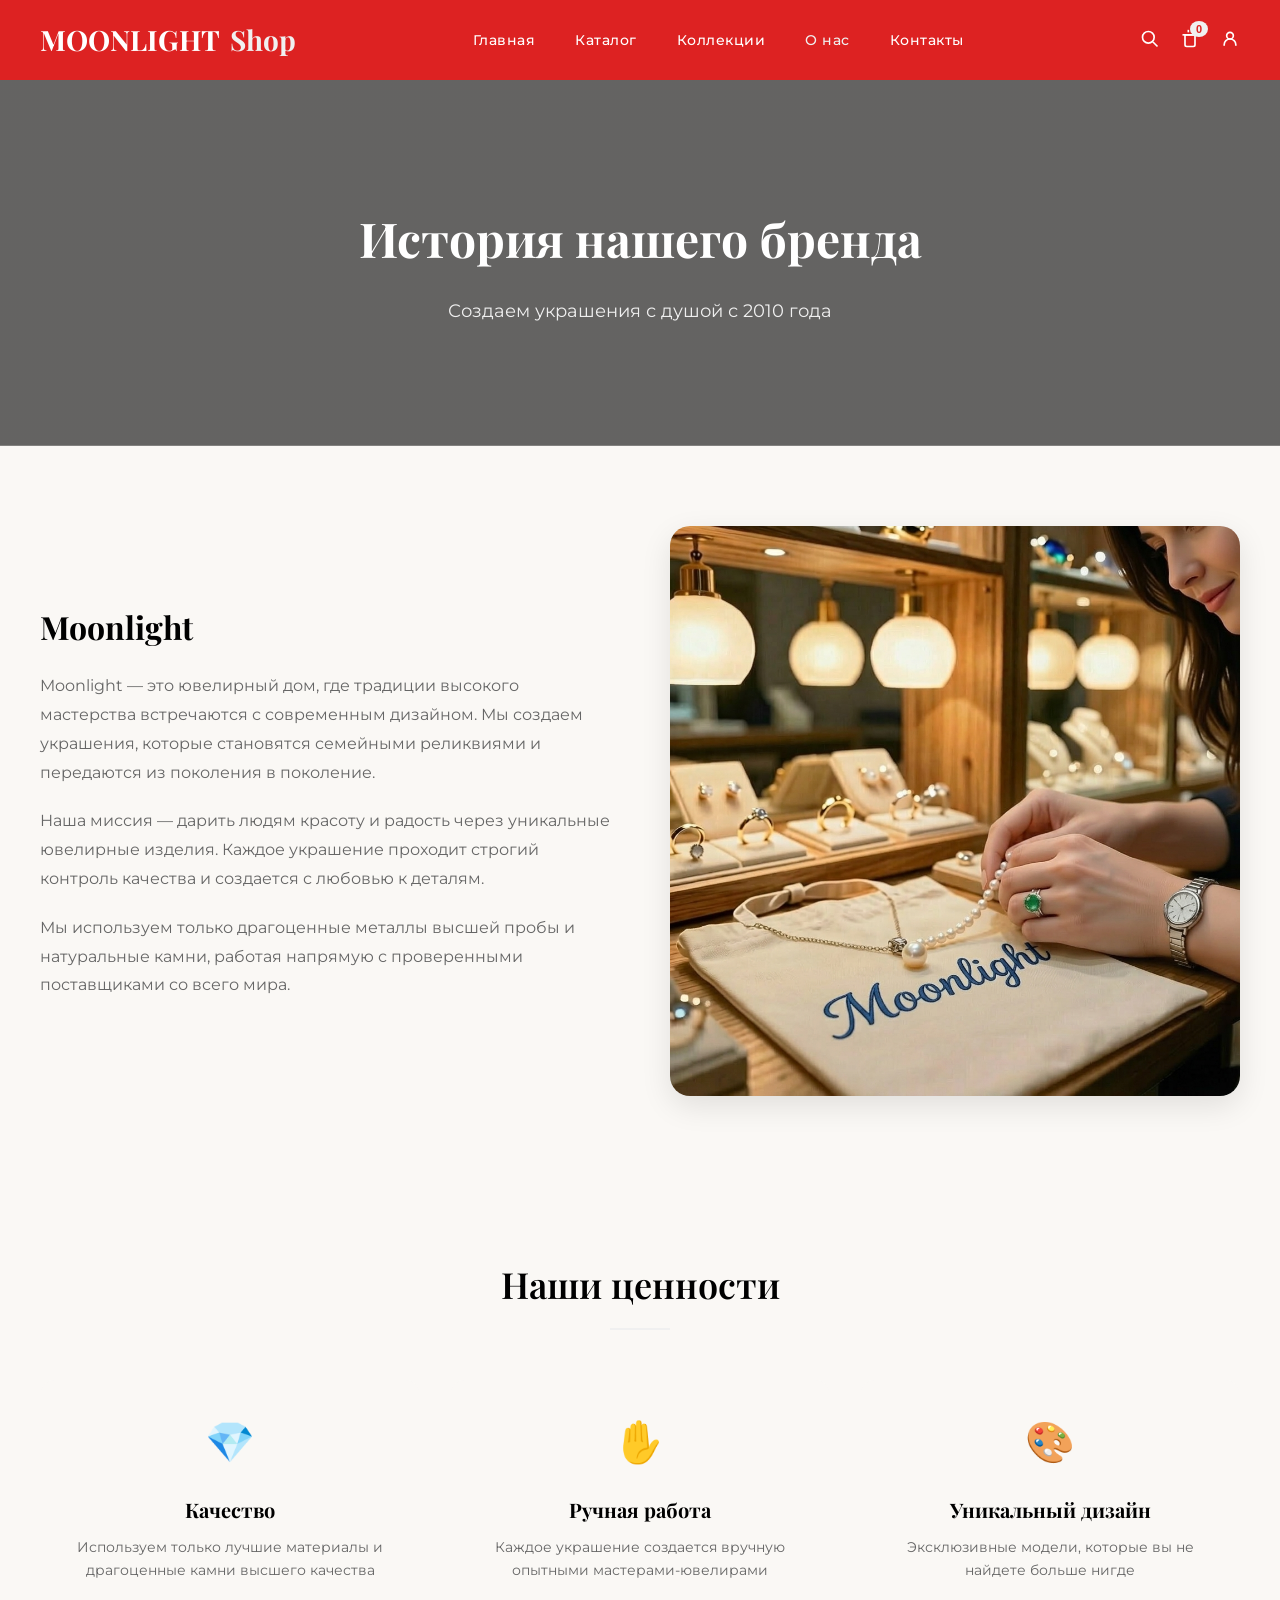
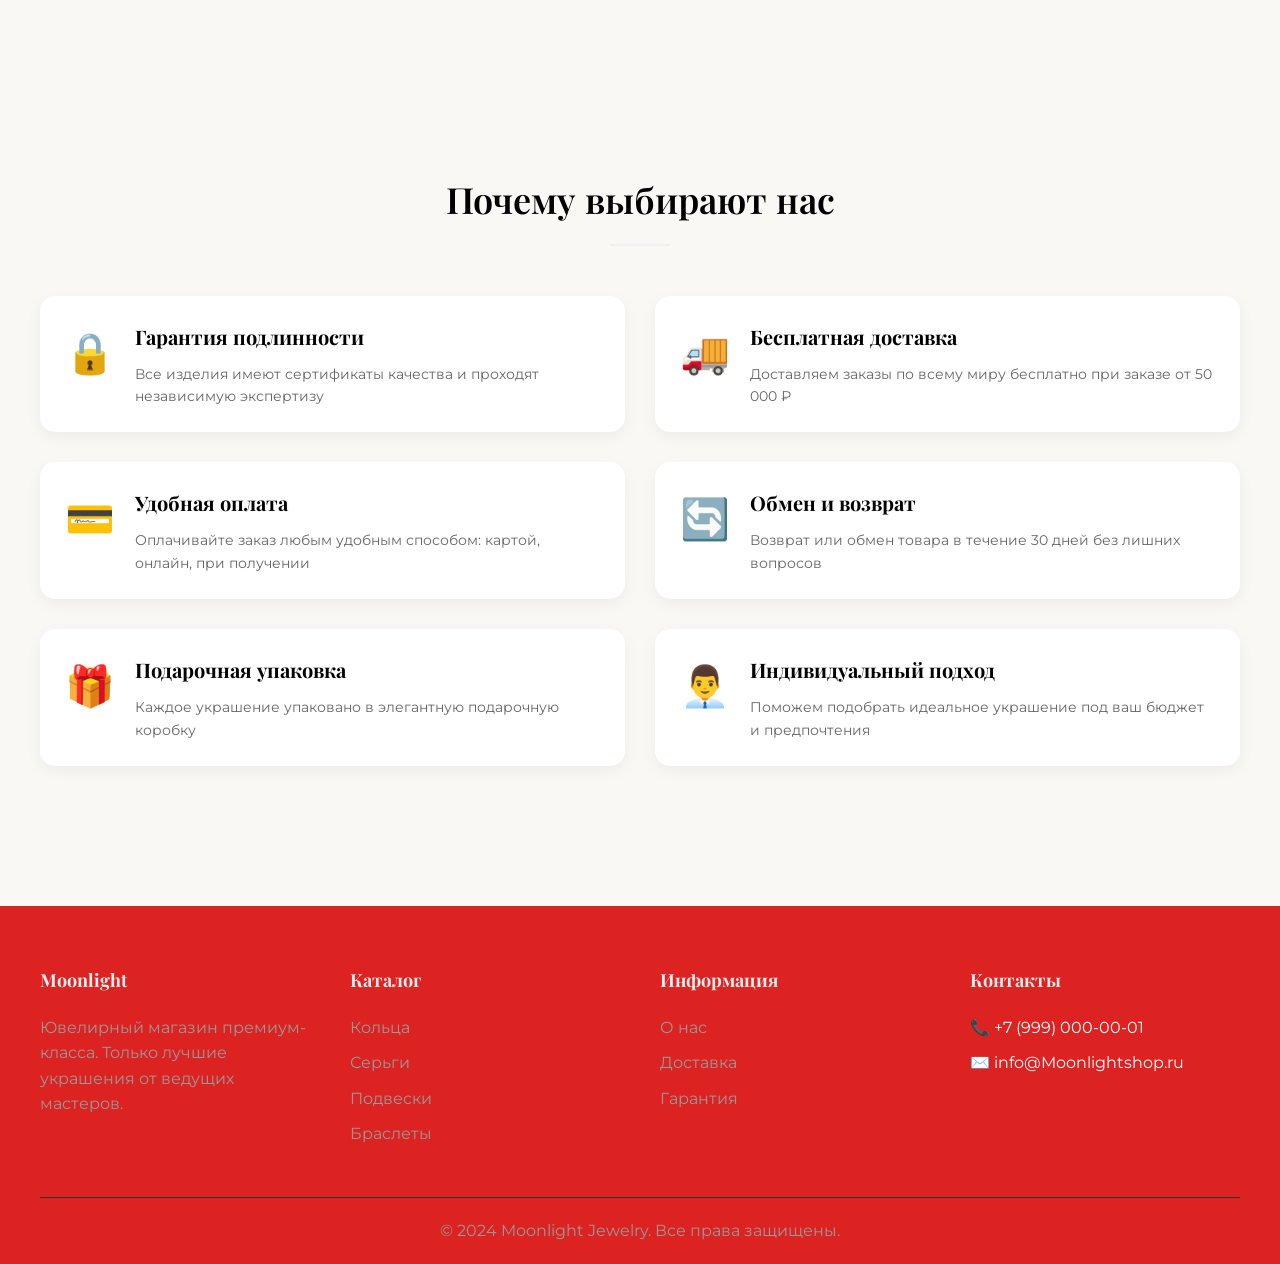
<file: about.html>
<!DOCTYPE html>
<html lang="ru">
<head>
    <meta charset="UTF-8">
    <meta name="viewport" content="width=device-width, initial-scale=1.0">
    <title>О нас - Moonlight Jewelry</title>
    <!-- Подключаем основные стили -->
    <link rel="stylesheet" href="style.css">
    <!-- Подключаем шрифты Google Fonts -->
    <link href="https://fonts.googleapis.com/css2?family=Playfair+Display:wght@400;500;600;700&family=Montserrat:wght@300;400;500;600&display=swap" rel="stylesheet">
    
    <!-- ================================================================
         ЛОКАЛЬНЫЕ СТИЛИ ТОЛЬКО ДЛЯ СТРАНИЦЫ "О НАС"
         ================================================================ -->
    <style>
        /* Герой-блок с фоновым изображением и затемнением */
        .about-hero {
            background: linear-gradient(rgba(0,0,0,0.6), rgba(0,0,0,0.6)), 
                        url('https://images.unsplash.com/photo-1617038260897-41a1f14a8ca0?ixlib=rb-1.2.1&auto=format&fit=crop&w=1950&q=80');
            background-size: cover;
            background-position: center;
            padding: 120px 0;
            text-align: center;
            color: white;
        }
        
        .about-hero__title {
            font-family: 'Playfair Display', serif;
            font-size: 48px;
            margin-bottom: 20px;
        }
        
        .about-hero__subtitle {
            font-size: 18px;
            opacity: 0.9;
        }
        
        /* Основная секция с текстом и картинкой */
        .about-section {
            padding: 80px 0;
        }
        
        /* Сетка: текст слева, картинка справа */
        .about-grid {
            display: grid;
            grid-template-columns: 1fr 1fr;
            gap: 60px;
            align-items: center;
        }
        
        .about-content__title {
            font-family: 'Playfair Display', serif;
            font-size: 32px;
            margin-bottom: 20px;
            color: #000;
        }
        
        .about-content__text {
            color: #666;
            line-height: 1.8;
            margin-bottom: 20px;
        }
        
        /* Блок с изображением */
        .about-image {
            border-radius: 20px;
            overflow: hidden;
            box-shadow: 0 10px 30px rgba(0,0,0,0.1);
        }
        
        .about-image img {
            width: 100%;
            height: auto;
            display: block;
        }
        
        /* Сетка ценностей (3 карточки в ряд) */
        .values-grid {
            display: grid;
            grid-template-columns: repeat(3, 1fr);
            gap: 30px;
            margin-top: 50px;
        }
        
        .value-card {
            text-align: center;
            padding: 30px;
            background: #faf8f5;
            border-radius: 15px;
            transition: transform 0.3s;
        }
        
        .value-card:hover {
            transform: translateY(-5px);
        }
        
        .value-card__icon {
            font-size: 40px;
            margin-bottom: 20px;
        }
        
        .value-card__title {
            font-family: 'Playfair Display', serif;
            font-size: 20px;
            margin-bottom: 10px;
        }
        
        .value-card__text {
            color: #666;
            font-size: 14px;
            line-height: 1.6;
        }
        
        /* Сетка преимуществ (2 карточки в ряд) */
        .advantages-grid {
            display: grid;
            grid-template-columns: repeat(2, 1fr);
            gap: 30px;
            margin-top: 50px;
        }
        
        .advantage-card {
            display: flex;
            gap: 20px;
            padding: 25px;
            background: white;
            border-radius: 15px;
            box-shadow: 0 5px 15px rgba(0,0,0,0.05);
            transition: transform 0.3s;
        }
        
        .advantage-card:hover {
            transform: translateY(-5px);
            box-shadow: 0 10px 25px rgba(0,0,0,0.1);
        }
        
        .advantage-card__icon {
            font-size: 40px;
            flex-shrink: 0;
        }
        
        .advantage-card__content h3 {
            font-family: 'Playfair Display', serif;
            font-size: 20px;
            margin-bottom: 10px;
        }
        
        .advantage-card__content p {
            color: #666;
            font-size: 14px;
            line-height: 1.6;
        }
        
        /* Адаптив для телефонов */
        @media (max-width: 768px) {
            .about-grid {
                grid-template-columns: 1fr;
                gap: 30px;
            }
            .values-grid,
            .advantages-grid {
                grid-template-columns: 1fr;
            }
            .about-hero__title {
                font-size: 32px;
            }
        }
    </style>
</head>
<body>

    <!-- ================================================================
         ШАПКА САЙТА (HEADER)
         ================================================================ -->
    <header class="header">
        <div class="container">
            <div class="header__inner">
                <a href="index.html" class="logo">
                    <span class="logo__main">MOONLIGHT</span>
                    <span class="logo__accent">Shop</span>
                </a>
                
                <!-- Навигационное меню -->
                <nav class="nav">
                    <ul class="nav__list">
                        <li><a href="index.html" class="nav__link">Главная</a></li>
                        <li><a href="catalog.html" class="nav__link">Каталог</a></li>
                        <li><a href="collections.html" class="nav__link">Коллекции</a></li>
                        <li><a href="about.html" class="nav__link nav__link--active">О нас</a></li>
                        <li><a href="contacts.html" class="nav__link">Контакты</a></li>
                    </ul>
                </nav>
                
                <!-- Иконки действий -->
                <div class="header__actions">
                    <button class="header__search" id="searchToggle" aria-label="Поиск">
                        <svg width="20" height="20" viewBox="0 0 24 24" fill="none" stroke="currentColor">
                            <path d="M21 21L15 15M17 10C17 13.866 13.866 17 10 17C6.13401 17 3 13.866 3 10C3 6.13401 6.13401 3 10 3C13.866 3 17 6.13401 17 10Z" stroke-width="2"/>
                        </svg>
                    </button>
                    <button class="header__cart" id="cartToggle" aria-label="Корзина">
                        <svg width="20" height="20" viewBox="0 0 24 24" fill="none" stroke="currentColor">
                            <path d="M6 19C6 20.1 6.9 21 8 21H16C17.1 21 18 20.1 18 19V7H6V19Z" stroke-width="2"/>
                            <path d="M10 4V1" stroke-width="2"/>
                            <path d="M14 4V1" stroke-width="2"/>
                            <path d="M3 7H21" stroke-width="2"/>
                        </svg>
                        <span class="header__cart-count" id="cartCount">0</span>
                    </button>
                    <button class="header__user" id="userToggle" aria-label="Войти">
                        <svg width="20" height="20" viewBox="0 0 24 24" fill="none" stroke="currentColor">
                            <circle cx="12" cy="8" r="4" stroke-width="2"/>
                            <path d="M5 20V19C5 15.1 8.1 12 12 12C15.9 12 19 15.1 19 19V20" stroke-width="2"/>
                        </svg>
                    </button>
                </div>
            </div>
        </div>
        
        <!-- Панель поиска -->
        <div class="search-panel" id="searchPanel">
            <div class="container">
                <form class="search-form" id="searchForm">
                    <input type="text" class="search-form__input" id="searchInput" placeholder="Поиск украшений...">
                    <button type="submit" class="search-form__submit">Найти</button>
                </form>
            </div>
        </div>
    </header>

    <main>
        <!-- ================================================================
             ГЕРОЙ-БЛОК СТРАНИЦЫ "О НАС"
             ================================================================ -->
        <section class="about-hero">
            <div class="container">
                <h1 class="about-hero__title">История нашего бренда</h1>
                <p class="about-hero__subtitle">Создаем украшения с душой с 2010 года</p>
            </div>
        </section>

        <!-- ================================================================
             БЛОК "О НАС" (ИСТОРИЯ КОМПАНИИ)
             ================================================================ -->
        <section class="about-section">
            <div class="container">
                <div class="about-grid">
                    <!-- Текстовая часть -->
                    <div class="about-content">
                        <h2 class="about-content__title">Moonlight</h2>
                        <p class="about-content__text">
                            Moonlight — это ювелирный дом, где традиции высокого мастерства встречаются с современным дизайном. 
                            Мы создаем украшения, которые становятся семейными реликвиями и передаются из поколения в поколение.
                        </p>
                        <p class="about-content__text">
                            Наша миссия — дарить людям красоту и радость через уникальные ювелирные изделия. 
                            Каждое украшение проходит строгий контроль качества и создается с любовью к деталям.
                        </p>
                        <p class="about-content__text">
                            Мы используем только драгоценные металлы высшей пробы и натуральные камни, 
                            работая напрямую с проверенными поставщиками со всего мира.
                        </p>
                    </div>
                    <!-- Изображение (фотография ювелирной мастерской) -->
                    <div class="about-image">
                        <img src="moolight.jpg" alt="Ювелирная мастерская">
                    </div>
                </div>
            </div>
        </section>

        <!-- ================================================================
             БЛОК "НАШИ ЦЕННОСТИ" (3 КАРТОЧКИ)
             ================================================================ -->
        <section class="about-section" style="background: #faf8f5;">
            <div class="container">
                <h2 class="section__title">Наши ценности</h2>
                <div class="values-grid">
                    <!-- Ценность 1: Качество -->
                    <div class="value-card">
                        <div class="value-card__icon">💎</div>
                        <h3 class="value-card__title">Качество</h3>
                        <p class="value-card__text">Используем только лучшие материалы и драгоценные камни высшего качества</p>
                    </div>
                    <!-- Ценность 2: Ручная работа -->
                    <div class="value-card">
                        <div class="value-card__icon">✋</div>
                        <h3 class="value-card__title">Ручная работа</h3>
                        <p class="value-card__text">Каждое украшение создается вручную опытными мастерами-ювелирами</p>
                    </div>
                    <!-- Ценность 3: Уникальный дизайн -->
                    <div class="value-card">
                        <div class="value-card__icon">🎨</div>
                        <h3 class="value-card__title">Уникальный дизайн</h3>
                        <p class="value-card__text">Эксклюзивные модели, которые вы не найдете больше нигде</p>
                    </div>
                </div>
            </div>
        </section>

        <!-- ================================================================
             БЛОК "ПОЧЕМУ ВЫБИРАЮТ НАС" (6 КАРТОЧЕК ПРЕИМУЩЕСТВ)
             ================================================================ -->
        <section class="about-section">
            <div class="container">
                <h2 class="section__title">Почему выбирают нас</h2>
                <div class="advantages-grid">
                    <!-- Преимущество 1 -->
                    <div class="advantage-card">
                        <div class="advantage-card__icon">🔒</div>
                        <div class="advantage-card__content">
                            <h3>Гарантия подлинности</h3>
                            <p>Все изделия имеют сертификаты качества и проходят независимую экспертизу</p>
                        </div>
                    </div>
                    <!-- Преимущество 2 -->
                    <div class="advantage-card">
                        <div class="advantage-card__icon">🚚</div>
                        <div class="advantage-card__content">
                            <h3>Бесплатная доставка</h3>
                            <p>Доставляем заказы по всему миру бесплатно при заказе от 50 000 ₽</p>
                        </div>
                    </div>
                    <!-- Преимущество 3 -->
                    <div class="advantage-card">
                        <div class="advantage-card__icon">💳</div>
                        <div class="advantage-card__content">
                            <h3>Удобная оплата</h3>
                            <p>Оплачивайте заказ любым удобным способом: картой, онлайн, при получении</p>
                        </div>
                    </div>
                    <!-- Преимущество 4 -->
                    <div class="advantage-card">
                        <div class="advantage-card__icon">🔄</div>
                        <div class="advantage-card__content">
                            <h3>Обмен и возврат</h3>
                            <p>Возврат или обмен товара в течение 30 дней без лишних вопросов</p>
                        </div>
                    </div>
                    <!-- Преимущество 5 -->
                    <div class="advantage-card">
                        <div class="advantage-card__icon">🎁</div>
                        <div class="advantage-card__content">
                            <h3>Подарочная упаковка</h3>
                            <p>Каждое украшение упаковано в элегантную подарочную коробку</p>
                        </div>
                    </div>
                    <!-- Преимущество 6 -->
                    <div class="advantage-card">
                        <div class="advantage-card__icon">👨‍💼</div>
                        <div class="advantage-card__content">
                            <h3>Индивидуальный подход</h3>
                            <p>Поможем подобрать идеальное украшение под ваш бюджет и предпочтения</p>
                        </div>
                    </div>
                </div>
            </div>
        </section>
    </main>

    <!-- ================================================================
         ФУТЕР (ПОДВАЛ)
         ================================================================ -->
    <footer class="footer">
        <div class="container">
            <div class="footer__grid">
                <div class="footer__col">
                    <h3 class="footer__title">Moonlight</h3>
                    <p class="footer__text">Ювелирный магазин премиум-класса. Только лучшие украшения от ведущих мастеров.</p>
                </div>
                <div class="footer__col">
                    <h3 class="footer__title">Каталог</h3>
                    <ul class="footer__list">
                        <li><a href="catalog.html">Кольца</a></li>
                        <li><a href="catalog.html">Серьги</a></li>
                        <li><a href="catalog.html">Подвески</a></li>
                        <li><a href="catalog.html">Браслеты</a></li>
                    </ul>
                </div>
                <div class="footer__col">
                    <h3 class="footer__title">Информация</h3>
                    <ul class="footer__list">
                        <li><a href="about.html">О нас</a></li>
                        <li><a href="#">Доставка</a></li>
                        <li><a href="#">Гарантия</a></li>
                    </ul>
                </div>
                <div class="footer__col">
                    <h3 class="footer__title">Контакты</h3>
                    <ul class="footer__list">
                        <li>📞 +7 (999) 000-00-01</li>
                        <li>✉️ info@Moonlightshop.ru</li>
                    </ul>
                </div>
            </div>
            <div class="footer__bottom">
                <p>&copy; 2024 Moonlight Jewelry. Все права защищены.</p>
            </div>
        </div>
    </footer>

    <!-- Подключаем основной JavaScript -->
    <script src="script.js"></script>
</body>
</html>
</file>
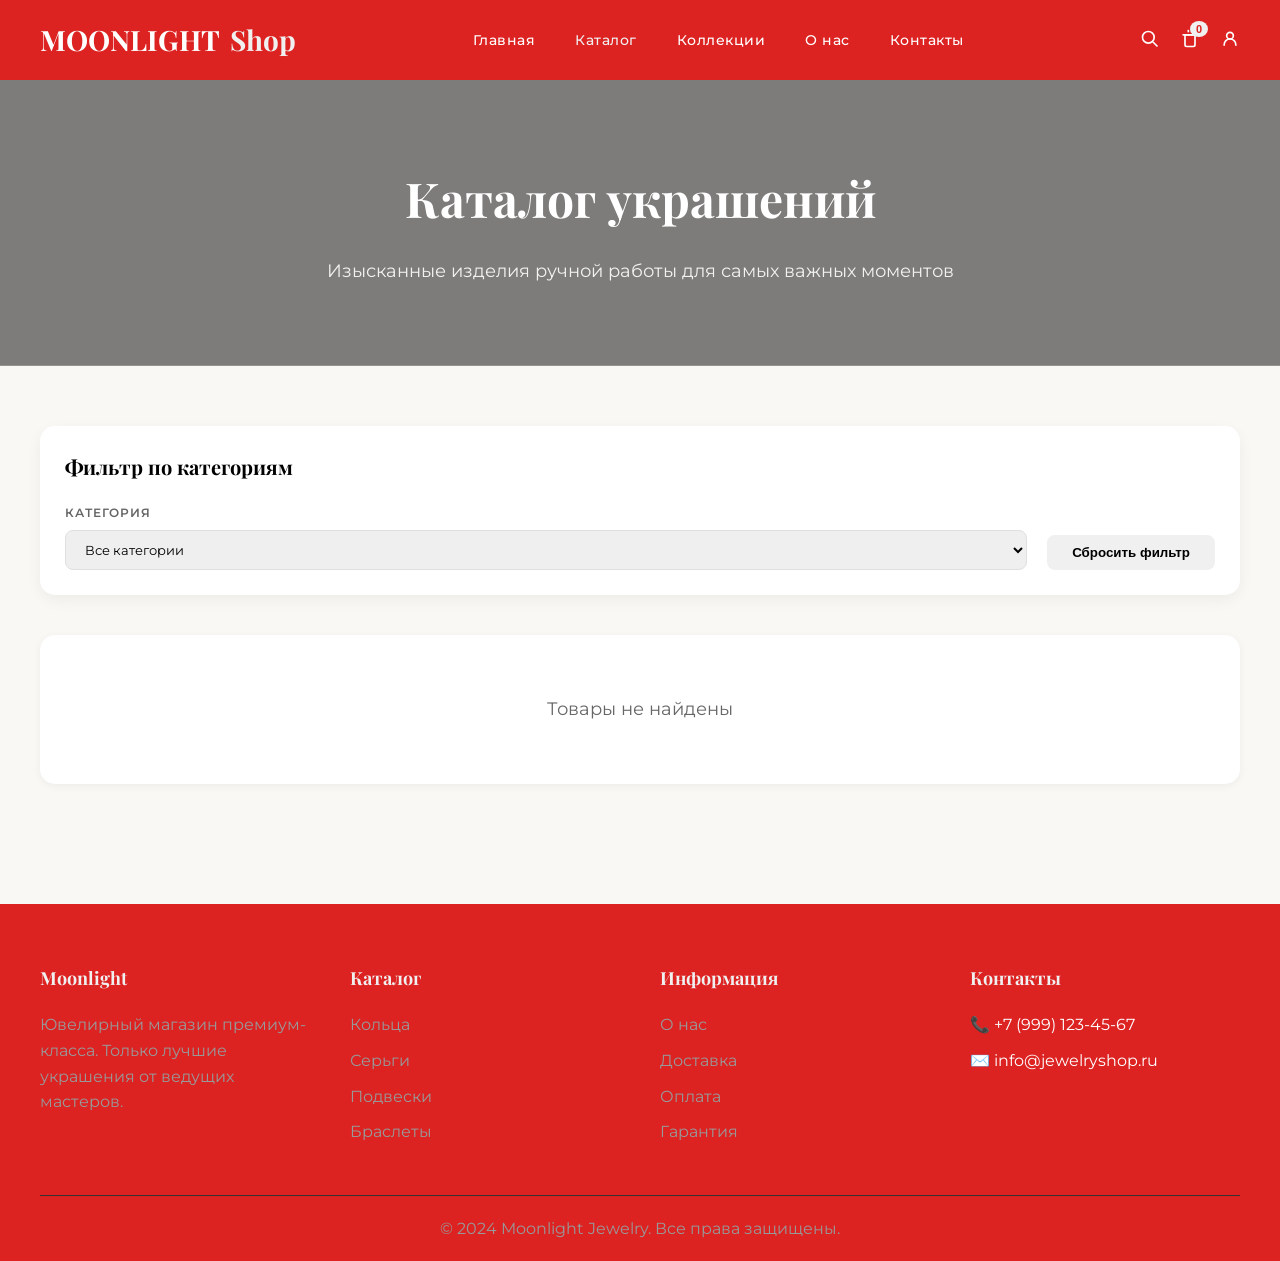
<file: catalog.html>
<!DOCTYPE html>
<html lang="ru">
<head>
    <meta charset="UTF-8">
    <meta name="viewport" content="width=device-width, initial-scale=1.0">
    <title>Каталог - Moonlight Jewelry</title>
    <!-- Подключаем файл со стилями -->
    <link rel="stylesheet" href="style.css">
    <!-- Подключаем шрифты Google Fonts -->
    <link href="https://fonts.googleapis.com/css2?family=Playfair+Display:wght@400;500;600;700&family=Montserrat:wght@300;400;500;600&display=swap" rel="stylesheet">
    
    <!-- ================================================================
         ЛОКАЛЬНЫЕ СТИЛИ ДЛЯ СТРАНИЦЫ КАТАЛОГА
         (не влияют на другие страницы)
         ================================================================ -->
    <style>
        /* Фон и оформление герой-блока */
        .catalog-hero {
            background: linear-gradient(rgba(0,0,0,0.5), rgba(0,0,0,0.5)), 
                        url('https://images.unsplash.com/photo-1617038260897-41a1f14a8ca0?ixlib=rb-1.2.1&auto=format&fit=crop&w=1950&q=80');
            background-size: cover;
            background-position: center;
            padding: 80px 0;
            text-align: center;
            color: white;
        }
        
        .catalog-hero__title {
            font-family: 'Playfair Display', serif;
            font-size: 48px;
            margin-bottom: 20px;
        }
        
        .catalog-hero__subtitle {
            font-size: 18px;
            opacity: 0.9;
        }
        
        .catalog-section {
            padding: 60px 0;
        }
        
        /* ===== БЛОК ФИЛЬТРАЦИИ ===== */
        .filters {
            background: white;
            padding: 25px;
            border-radius: 15px;
            margin-bottom: 40px;
            box-shadow: 0 5px 15px rgba(0,0,0,0.05);
        }
        
        .filters__title {
            font-family: 'Playfair Display', serif;
            font-size: 20px;
            margin-bottom: 20px;
        }
        
        .filters__grid {
            display: flex;
            flex-wrap: wrap;
            gap: 20px;
            align-items: flex-end;
        }
        
        .filter-group {
            flex: 1;
            min-width: 150px;
        }
        
        .filter-group label {
            display: block;
            font-size: 12px;
            font-weight: 600;
            text-transform: uppercase;
            letter-spacing: 1px;
            margin-bottom: 8px;
            color: #666;
        }
        
        .filter-select {
            width: 100%;
            padding: 10px 15px;
            border: 1px solid #e0e0e0;
            border-radius: 8px;
            font-family: 'Montserrat', sans-serif;
            cursor: pointer;
            transition: all 0.3s;
        }
        
        .filter-select:focus {
            outline: none;
            border-color: #b49450;
        }
        
        .filter-reset {
            padding: 10px 25px;
            background: #f0f0f0;
            border: none;
            border-radius: 8px;
            cursor: pointer;
            font-weight: 600;
            transition: all 0.3s;
        }
        
        .filter-reset:hover {
            background: #b49450;
            color: white;
        }
        
        /* ===== СЕТКА ТОВАРОВ ===== */
        .catalog-grid {
            display: grid;
            grid-template-columns: repeat(auto-fill, minmax(280px, 1fr));
            gap: 30px;
        }
        
        /* Карточка товара */
        .product-card {
            background: white;
            border-radius: 15px;
            overflow: hidden;
            box-shadow: 0 5px 15px rgba(0,0,0,0.05);
            transition: all 0.3s;
        }
        
        .product-card:hover {
            transform: translateY(-5px);
            box-shadow: 0 10px 30px rgba(0,0,0,0.15);
        }
        
        .product-card__image-container {
            position: relative;
            height: 280px;
            overflow: hidden;
        }
        
        .product-card__image {
            width: 100%;
            height: 100%;
            object-fit: cover;
            transition: transform 0.5s;
        }
        
        .product-card:hover .product-card__image {
            transform: scale(1.1);
        }
        
        /* Бейдж (Хит, Новинка, Премиум) */
        .product-card__badge {
            position: absolute;
            top: 15px;
            right: 15px;
            background: #b49450;
            color: white;
            padding: 5px 12px;
            border-radius: 25px;
            font-size: 11px;
            font-weight: 600;
        }
        
        /* Индикатор остатка на складе */
        .product-card__stock {
            position: absolute;
            top: 15px;
            left: 15px;
            background: #000;
            color: white;
            padding: 5px 10px;
            border-radius: 25px;
            font-size: 11px;
        }
        
        .product-card__stock--out {
            background: #999;  /* Серый — нет в наличии */
        }
        
        .product-card__info {
            padding: 20px;
        }
        
        .product-card__category {
            font-size: 11px;
            color: #999;
            text-transform: uppercase;
            letter-spacing: 1px;
            margin-bottom: 8px;
        }
        
        .product-card__title {
            font-family: 'Playfair Display', serif;
            font-size: 18px;
            font-weight: 600;
            margin-bottom: 15px;
        }
        
        /* Кнопка "В корзину" */
        .product-card__btn {
            width: 100%;
            padding: 12px;
            background: transparent;
            border: 2px solid #b49450;
            border-radius: 50px;
            font-weight: 600;
            cursor: pointer;
            transition: all 0.3s;
        }
        
        .product-card__btn:hover:not(:disabled) {
            background: #b49450;
            color: white;
        }
        
        .product-card__btn:disabled {
            opacity: 0.5;
            cursor: not-allowed;
            border-color: #ccc;
            color: #999;
        }
        
        /* Сообщение, если товары не найдены */
        .no-products {
            text-align: center;
            padding: 60px;
            color: #666;
            font-size: 18px;
            grid-column: 1 / -1;
        }
        
        /* Адаптив для телефонов */
        @media (max-width: 768px) {
            .catalog-hero__title {
                font-size: 32px;
            }
            .filters__grid {
                flex-direction: column;
            }
            .filter-group {
                width: 100%;
            }
            .filter-reset {
                width: 100%;
            }
        }
    </style>
</head>
<body>

    <!-- ================================================================
         ШАПКА САЙТА (HEADER)
         ================================================================ -->
    <header class="header">
        <div class="container">
            <div class="header__inner">
                <a href="index.html" class="logo">
                    <span class="logo__main">MOONLIGHT</span>
                    <span class="logo__accent">Shop</span>
                </a>
                
                <!-- Навигационное меню -->
                <nav class="nav">
                    <ul class="nav__list">
                        <li><a href="index.html" class="nav__link">Главная</a></li>
                        <li><a href="catalog.html" class="nav__link nav__link--active">Каталог</a></li>
                        <li><a href="collections.html" class="nav__link">Коллекции</a></li>
                        <li><a href="about.html" class="nav__link">О нас</a></li>
                        <li><a href="contacts.html" class="nav__link">Контакты</a></li>
                    </ul>
                </nav>
                
                <!-- Иконки действий -->
                <div class="header__actions">
                    <button class="header__search" id="searchToggle" aria-label="Поиск">
                        <svg width="20" height="20" viewBox="0 0 24 24" fill="none" stroke="currentColor">
                            <path d="M21 21L15 15M17 10C17 13.866 13.866 17 10 17C6.13401 17 3 13.866 3 10C3 6.13401 6.13401 3 10 3C13.866 3 17 6.13401 17 10Z" stroke-width="2"/>
                        </svg>
                    </button>
                    <button class="header__cart" id="cartToggle" aria-label="Корзина">
                        <svg width="20" height="20" viewBox="0 0 24 24" fill="none" stroke="currentColor">
                            <path d="M6 19C6 20.1 6.9 21 8 21H16C17.1 21 18 20.1 18 19V7H6V19Z" stroke-width="2"/>
                            <path d="M10 4V1" stroke-width="2"/>
                            <path d="M14 4V1" stroke-width="2"/>
                            <path d="M3 7H21" stroke-width="2"/>
                        </svg>
                        <span class="header__cart-count" id="cartCount">0</span>
                    </button>
                    <button class="header__user" id="userToggle" aria-label="Войти">
                        <svg width="20" height="20" viewBox="0 0 24 24" fill="none" stroke="currentColor">
                            <circle cx="12" cy="8" r="4" stroke-width="2"/>
                            <path d="M5 20V19C5 15.1 8.1 12 12 12C15.9 12 19 15.1 19 19V20" stroke-width="2"/>
                        </svg>
                    </button>
                </div>
            </div>
        </div>
        
        <!-- Панель поиска (появляется при клике на лупу) -->
        <div class="search-panel" id="searchPanel">
            <div class="container">
                <form class="search-form" id="searchForm">
                    <input type="text" class="search-form__input" id="searchInput" placeholder="Поиск украшений...">
                    <button type="submit" class="search-form__submit">Найти</button>
                </form>
            </div>
        </div>
    </header>

    <main>
        <!-- ================================================================
             ГЕРОЙ-БЛОК КАТАЛОГА
             ================================================================ -->
        <section class="catalog-hero">
            <div class="container">
                <h1 class="catalog-hero__title">Каталог украшений</h1>
                <p class="catalog-hero__subtitle">Изысканные изделия ручной работы для самых важных моментов</p>
            </div>
        </section>

        <!-- ================================================================
             ОСНОВНАЯ СЕКЦИЯ: ФИЛЬТР + ТОВАРЫ
             ================================================================ -->
        <section class="catalog-section">
            <div class="container">
                
                <!-- БЛОК ФИЛЬТРАЦИИ -->
                <div class="filters">
                    <h3 class="filters__title">Фильтр по категориям</h3>
                    <div class="filters__grid">
                        <div class="filter-group">
                            <label>Категория</label>
                            <select class="filter-select" id="categoryFilter">
                                <option value="all">Все категории</option>
                                <option value="Кольца">Кольца</option>
                                <option value="Серьги">Серьги</option>
                                <option value="Подвески">Подвески</option>
                                <option value="Браслеты">Браслеты</option>
                            </select>
                        </div>
                        <button class="filter-reset" id="resetFilter">Сбросить фильтр</button>
                    </div>
                </div>

                <!-- СЕТКА ТОВАРОВ (заполняется JavaScript) -->
                <div class="catalog-grid" id="catalogGrid"></div>
            </div>
        </section>
    </main>

    <!-- ================================================================
         ФУТЕР (ПОДВАЛ)
         ================================================================ -->
    <footer class="footer">
        <div class="container">
            <div class="footer__grid">
                <div class="footer__col">
                    <h3 class="footer__title">Moonlight</h3>
                    <p class="footer__text">Ювелирный магазин премиум-класса. Только лучшие украшения от ведущих мастеров.</p>
                </div>
                <div class="footer__col">
                    <h3 class="footer__title">Каталог</h3>
                    <ul class="footer__list">
                        <li><a href="catalog.html">Кольца</a></li>
                        <li><a href="catalog.html">Серьги</a></li>
                        <li><a href="catalog.html">Подвески</a></li>
                        <li><a href="catalog.html">Браслеты</a></li>
                    </ul>
                </div>
                <div class="footer__col">
                    <h3 class="footer__title">Информация</h3>
                    <ul class="footer__list">
                        <li><a href="about.html">О нас</a></li>
                        <li><a href="#">Доставка</a></li>
                        <li><a href="#">Оплата</a></li>
                        <li><a href="#">Гарантия</a></li>
                    </ul>
                </div>
                <div class="footer__col">
                    <h3 class="footer__title">Контакты</h3>
                    <ul class="footer__list">
                        <li>📞 +7 (999) 123-45-67</li>
                        <li>✉️ info@jewelryshop.ru</li>
                    </ul>
                </div>
            </div>
            <div class="footer__bottom">
                <p>&copy; 2024 Moonlight Jewelry. Все права защищены.</p>
            </div>
        </div>
    </footer>

    <!-- ================================================================
         МОДАЛЬНОЕ ОКНО КОРЗИНЫ
         ================================================================ -->
    <div class="modal" id="cartModal">
        <div class="modal__overlay"></div>
        <div class="modal__content">
            <div class="modal__header">
                <h2 class="modal__title">Корзина</h2>
                <button class="modal__close" id="closeCart">&times;</button>
            </div>
            <div class="cart-items" id="cartItems"></div>
            <div class="cart-total">
                <span>Итого:</span>
                <span class="cart-total__price" id="cartTotalPrice">0</span>
            </div>
            <button class="btn btn--primary btn--full" id="checkoutBtn">Оформить заказ</button>
        </div>
    </div>

    <!-- ================================================================
         МОДАЛЬНОЕ ОКНО АВТОРИЗАЦИИ
         ================================================================ -->
    <div class="modal" id="authModal">
        <div class="modal__overlay"></div>
        <div class="modal__content modal__content--sm">
            <div class="modal__header">
                <h2 class="modal__title">Вход</h2>
                <button class="modal__close" id="closeAuth">&times;</button>
            </div>
            <form class="auth-form" id="authForm">
                <div class="form-group">
                    <label class="form-label">Email</label>
                    <input type="email" class="form-input" id="loginEmail" required>
                </div>
                <div class="form-group">
                    <label class="form-label">Пароль</label>
                    <input type="password" class="form-input" id="loginPassword" required>
                </div>
                <button type="submit" class="btn btn--primary btn--full">Войти</button>
                <p class="auth-form__switch">Нет аккаунта? <a href="#" id="showRegister">Зарегистрироваться</a></p>
            </form>
        </div>
    </div>

    <!-- Подключаем основной файл JavaScript -->
    <script src="script.js"></script>
    
    <!-- ================================================================
         ЛОКАЛЬНЫЙ JAVASCRIPT ДЛЯ СТРАНИЦЫ КАТАЛОГА
         Загружает товары из API, рендерит их, обрабатывает фильтрацию
         ================================================================ -->
    <script>
        // Функция загрузки товаров из API
        async function loadCatalogProducts() {
            try {
                const response = await fetch('http://localhost/jewelryshop/api/products.php');
                const products = await response.json();
                return products;
            } catch (error) {
                console.error('Ошибка загрузки товаров:', error);
                return [];
            }
        }

        // Функция отображения товаров на странице
        async function renderCatalog(products) {
            const grid = document.getElementById('catalogGrid');
            if (!grid) return;

            if (!products || !products.length) {
                grid.innerHTML = '<div class="no-products">Товары не найдены</div>';
                return;
            }

            // Формируем HTML для каждой карточки товара
            grid.innerHTML = products.map(product => `
                <div class="product-card" data-id="${product.id}">
                    <div class="product-card__image-container">
                        <img src="${product.image || 'https://via.placeholder.com/300x300?text=' + product.name}" 
                             alt="${product.name}" 
                             class="product-card__image" 
                             loading="lazy">
                        ${product.badge ? `<span class="product-card__badge">${product.badge}</span>` : ''}
                        ${product.stock < 5 && product.stock > 0 ? `<span class="product-card__stock">Осталось ${product.stock}</span>` : ''}
                        ${product.stock === 0 ? `<span class="product-card__stock product-card__stock--out">Нет в наличии</span>` : ''}
                    </div>
                    <div class="product-card__info">
                        <p class="product-card__category">${product.category || 'Украшение'}</p>
                        <h3 class="product-card__title">${product.name}</h3>
                        <button class="product-card__btn" 
                                onclick="window.addToCartFromCatalog(${product.id})" 
                                ${product.stock === 0 ? 'disabled' : ''}>
                            ${product.stock === 0 ? 'Нет в наличии' : 'В корзину'}
                        </button>
                    </div>
                </div>
            `).join('');
        }

        // Фильтрация товаров по выбранной категории
        async function filterCatalog() {
            const category = document.getElementById('categoryFilter').value;
            const allProducts = await loadCatalogProducts();
            
            if (category === 'all') {
                renderCatalog(allProducts);
            } else {
                const filtered = allProducts.filter(p => p.category === category);
                renderCatalog(filtered);
            }
        }

        // Добавление товара в корзину (глобальная функция для вызова из onclick)
        window.addToCartFromCatalog = function(productId) {
            loadCatalogProducts().then(products => {
                const product = products.find(p => p.id === productId);
                if (!product) return;
                
                if (product.stock === 0) {
                    alert('Товара нет в наличии');
                    return;
                }
                
                if (window.app && window.app.cart) {
                    window.app.cart.add(product);
                    if (window.app.ui) {
                        window.app.ui.showNotification('Товар добавлен в корзину');
                    }
                    if (window.app.renderCart) {
                        window.app.renderCart();
                    }
                } else {
                    alert('Товар добавлен в корзину');
                }
            });
        };

        // Инициализация страницы при загрузке
        document.addEventListener('DOMContentLoaded', async () => {
            const products = await loadCatalogProducts();
            renderCatalog(products);
            
            // Обработчики фильтрации
            const categoryFilter = document.getElementById('categoryFilter');
            const resetFilter = document.getElementById('resetFilter');
            
            if (categoryFilter) {
                categoryFilter.addEventListener('change', filterCatalog);
            }
            
            if (resetFilter) {
                resetFilter.addEventListener('click', async () => {
                    if (categoryFilter) categoryFilter.value = 'all';
                    const allProducts = await loadCatalogProducts();
                    renderCatalog(allProducts);
                });
            }
        });
    </script>
</body>
</html>
</file>
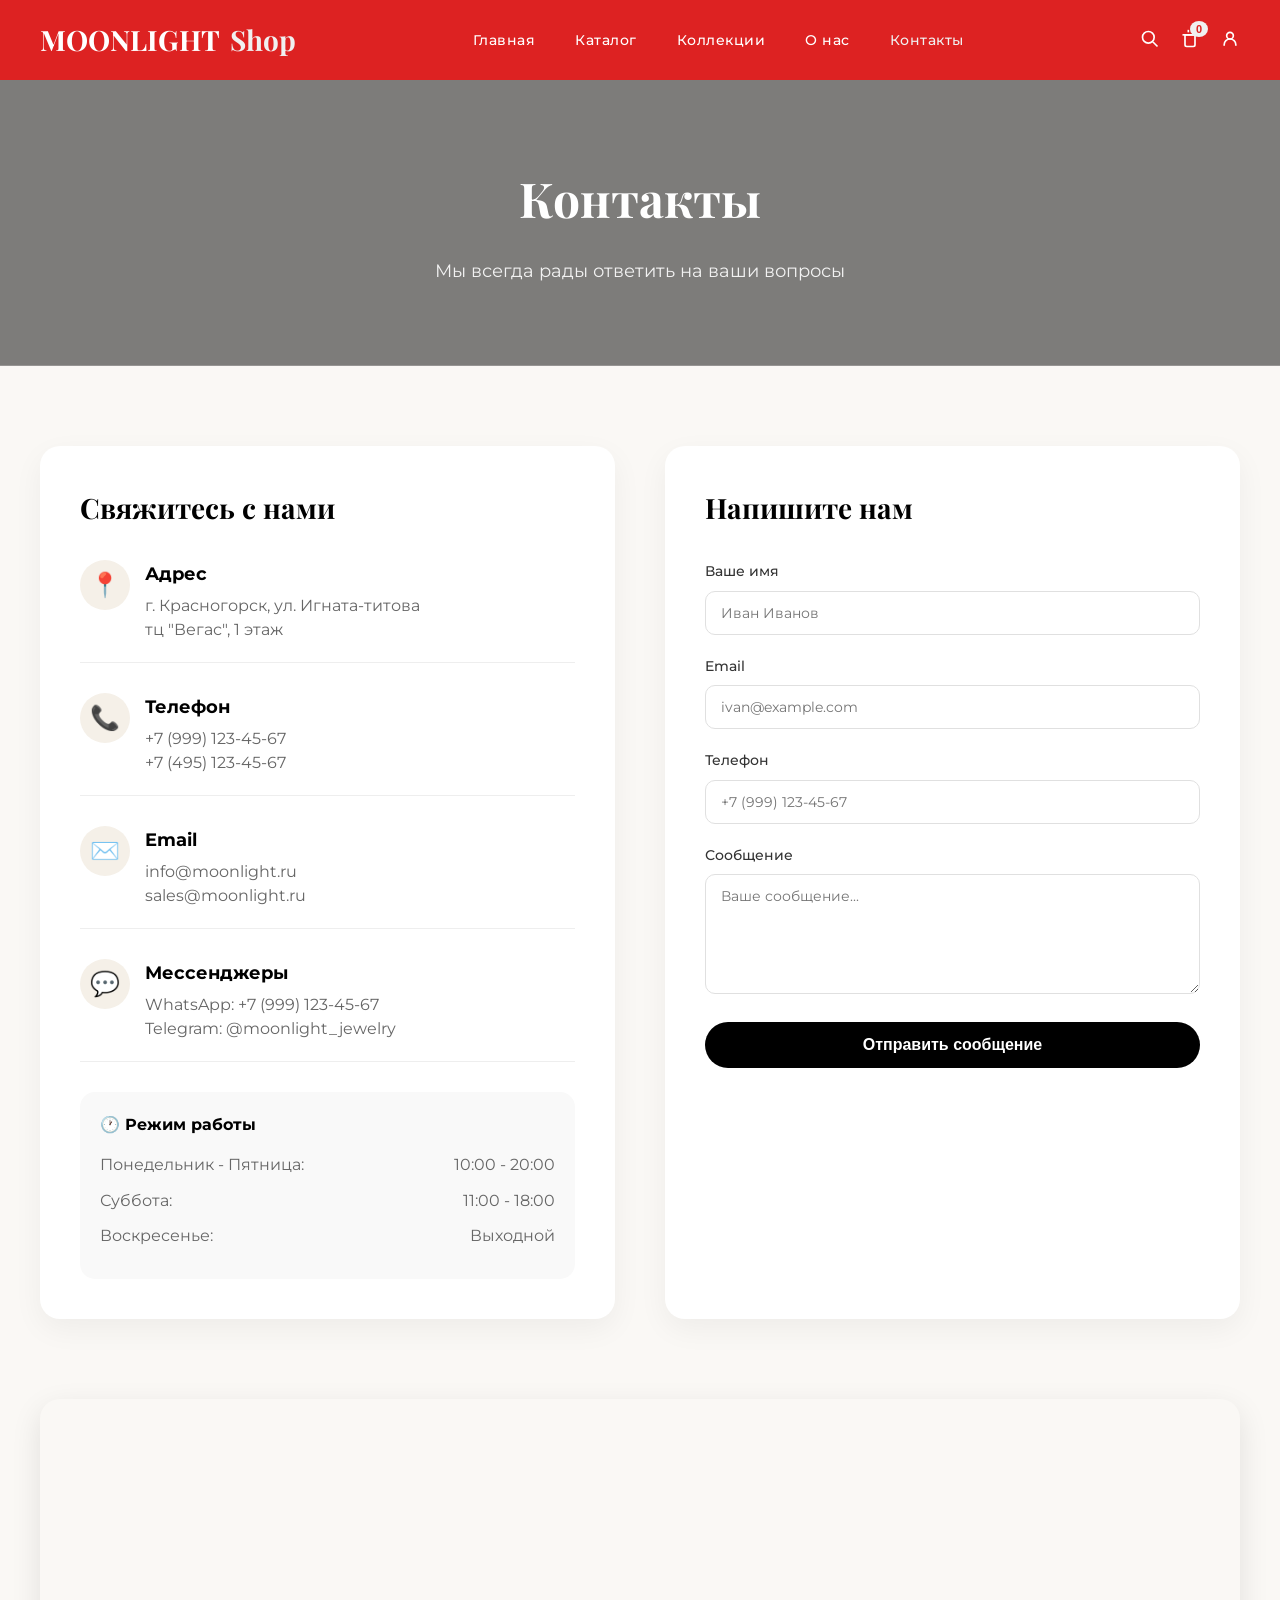
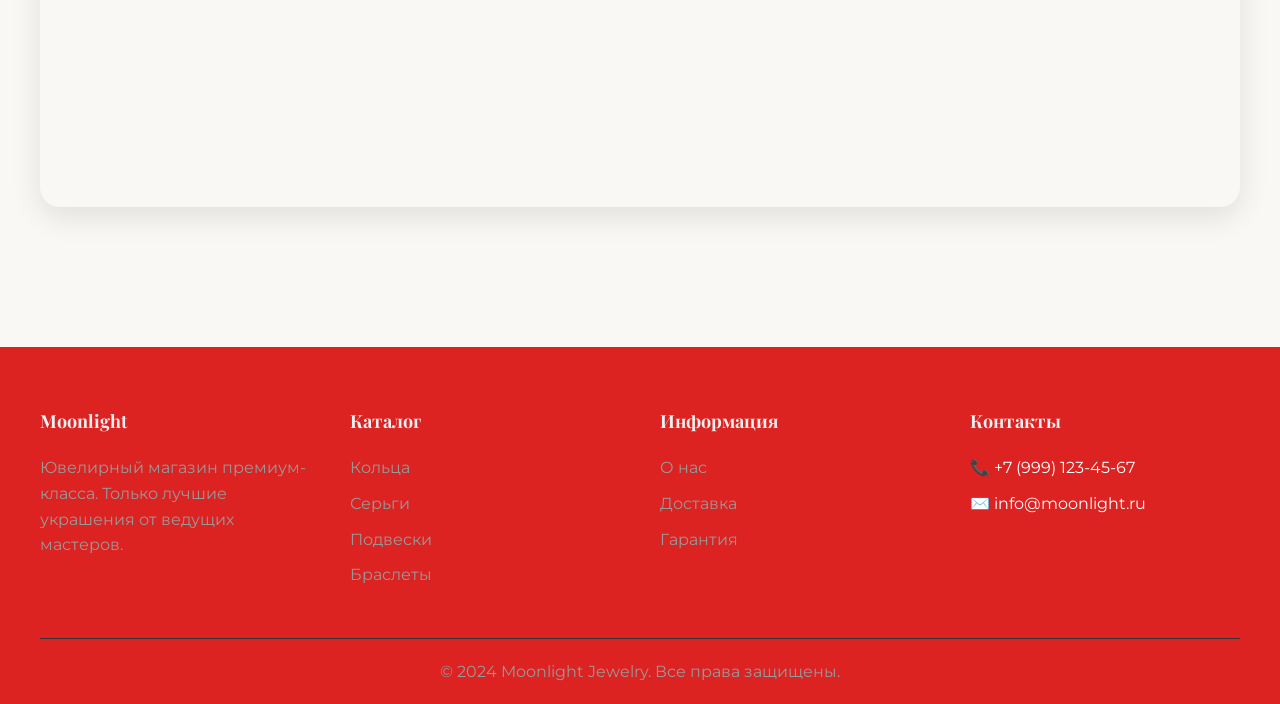
<file: contacts.html>
<!DOCTYPE html>
<html lang="ru">
<head>
    <meta charset="UTF-8">
    <meta name="viewport" content="width=device-width, initial-scale=1.0">
    <title>Контакты - Moonlight Jewelry</title>
    <!-- Подключаем основные стили -->
    <link rel="stylesheet" href="style.css">
    <!-- Подключаем шрифты Google Fonts -->
    <link href="https://fonts.googleapis.com/css2?family=Playfair+Display:wght@400;500;600;700&family=Montserrat:wght@300;400;500;600&display=swap" rel="stylesheet">
    
    <!-- ================================================================
         ЛОКАЛЬНЫЕ СТИЛИ ТОЛЬКО ДЛЯ СТРАНИЦЫ "КОНТАКТЫ"
         ================================================================ -->
    <style>
        /* Герой-блок с фоновым изображением */
        .contacts-hero {
            background: linear-gradient(rgba(0,0,0,0.5), rgba(0,0,0,0.5)), 
                        url('https://images.unsplash.com/photo-1441984904996-e0b6ba687e04?ixlib=rb-1.2.1&auto=format&fit=crop&w=1950&q=80');
            background-size: cover;
            background-position: center;
            padding: 80px 0;
            text-align: center;
            color: white;
        }
        
        .contacts-hero__title {
            font-family: 'Playfair Display', serif;
            font-size: 48px;
            margin-bottom: 20px;
        }
        
        .contacts-hero__subtitle {
            font-size: 18px;
            opacity: 0.9;
        }
        
        /* Основная секция с контактами и формой */
        .contacts-section {
            padding: 80px 0;
        }
        
        /* Сетка: контактная информация слева, форма справа */
        .contacts-grid {
            display: grid;
            grid-template-columns: 1fr 1fr;
            gap: 50px;
        }
        
        /* Блок с контактной информацией */
        .contact-info {
            background: white;
            padding: 40px;
            border-radius: 20px;
            box-shadow: 0 10px 30px rgba(0,0,0,0.05);
        }
        
        .contact-info__title {
            font-family: 'Playfair Display', serif;
            font-size: 28px;
            margin-bottom: 30px;
            color: #000;
        }
        
        /* Отдельный контактный пункт (адрес, телефон, email) */
        .contact-item {
            display: flex;
            align-items: flex-start;
            gap: 15px;
            margin-bottom: 30px;
            padding-bottom: 20px;
            border-bottom: 1px solid #eee;
        }
        
        .contact-item__icon {
            width: 50px;
            height: 50px;
            background: #f5f0e8;
            border-radius: 50%;
            display: flex;
            align-items: center;
            justify-content: center;
            font-size: 24px;
        }
        
        .contact-item__content h4 {
            font-size: 18px;
            margin-bottom: 5px;
            color: #000;
        }
        
        .contact-item__content p {
            color: #666;
            line-height: 1.5;
        }
        
        .contact-item__content a {
            color: #666;
            text-decoration: none;
            transition: color 0.3s;
        }
        
        .contact-item__content a:hover {
            color: #b49450;
        }
        
        /* Блок с режимом работы */
        .work-hours {
            background: #f9f9f9;
            padding: 20px;
            border-radius: 15px;
            margin-top: 30px;
        }
        
        .work-hours h4 {
            font-size: 16px;
            margin-bottom: 15px;
            color: #000;
        }
        
        .work-hours p {
            display: flex;
            justify-content: space-between;
            margin-bottom: 10px;
            color: #666;
        }
        
        /* Форма обратной связи */
        .contact-form {
            background: white;
            padding: 40px;
            border-radius: 20px;
            box-shadow: 0 10px 30px rgba(0,0,0,0.05);
        }
        
        .contact-form__title {
            font-family: 'Playfair Display', serif;
            font-size: 28px;
            margin-bottom: 30px;
            color: #000;
        }
        
        /* Стили полей формы */
        .form-group {
            margin-bottom: 20px;
        }
        
        .form-group label {
            display: block;
            font-size: 14px;
            font-weight: 500;
            margin-bottom: 8px;
            color: #333;
        }
        
        .form-group input,
        .form-group textarea {
            width: 100%;
            padding: 12px 15px;
            border: 1px solid #e0e0e0;
            border-radius: 10px;
            font-family: 'Montserrat', sans-serif;
            font-size: 14px;
            transition: all 0.3s;
        }
        
        .form-group input:focus,
        .form-group textarea:focus {
            outline: none;
            border-color: #b49450;
        }
        
        .form-group textarea {
            resize: vertical;
            min-height: 120px;
        }
        
        /* Кнопка отправки формы */
        .btn-submit {
            width: 100%;
            padding: 14px;
            background: #000;
            color: white;
            border: none;
            border-radius: 50px;
            font-size: 16px;
            font-weight: 600;
            cursor: pointer;
            transition: all 0.3s;
        }
        
        .btn-submit:hover {
            background: #b49450;
        }
        
        /* Секция с картой */
        .map-section {
            padding-bottom: 80px;
        }
        
        .map-container {
            border-radius: 20px;
            overflow: hidden;
            box-shadow: 0 10px 30px rgba(0,0,0,0.1);
        }
        
        .map-container iframe {
            width: 100%;
            height: 400px;
            border: 0;
        }
        
        /* Адаптив для телефонов */
        @media (max-width: 768px) {
            .contacts-hero__title {
                font-size: 32px;
            }
            .contacts-grid {
                grid-template-columns: 1fr;
                gap: 30px;
            }
            .contact-info, .contact-form {
                padding: 25px;
            }
            .contact-info__title, .contact-form__title {
                font-size: 24px;
            }
        }
    </style>
</head>
<body>

    <!-- ================================================================
         ШАПКА САЙТА (HEADER)
         ================================================================ -->
    <header class="header">
        <div class="container">
            <div class="header__inner">
                <a href="index.html" class="logo">
                    <span class="logo__main">MOONLIGHT</span>
                    <span class="logo__accent">Shop</span>
                </a>
                
                <nav class="nav">
                    <ul class="nav__list">
                        <li><a href="index.html" class="nav__link">Главная</a></li>
                        <li><a href="catalog.html" class="nav__link">Каталог</a></li>
                        <li><a href="collections.html" class="nav__link">Коллекции</a></li>
                        <li><a href="about.html" class="nav__link">О нас</a></li>
                        <li><a href="contacts.html" class="nav__link nav__link--active">Контакты</a></li>
                    </ul>
                </nav>
                
                <div class="header__actions">
                    <button class="header__search" id="searchToggle" aria-label="Поиск">
                        <svg width="20" height="20" viewBox="0 0 24 24" fill="none" stroke="currentColor">
                            <path d="M21 21L15 15M17 10C17 13.866 13.866 17 10 17C6.13401 17 3 13.866 3 10C3 6.13401 6.13401 3 10 3C13.866 3 17 6.13401 17 10Z" stroke-width="2"/>
                        </svg>
                    </button>
                    <button class="header__cart" id="cartToggle" aria-label="Корзина">
                        <svg width="20" height="20" viewBox="0 0 24 24" fill="none" stroke="currentColor">
                            <path d="M6 19C6 20.1 6.9 21 8 21H16C17.1 21 18 20.1 18 19V7H6V19Z" stroke-width="2"/>
                            <path d="M10 4V1" stroke-width="2"/>
                            <path d="M14 4V1" stroke-width="2"/>
                            <path d="M3 7H21" stroke-width="2"/>
                        </svg>
                        <span class="header__cart-count" id="cartCount">0</span>
                    </button>
                    <button class="header__user" id="userToggle" aria-label="Войти">
                        <svg width="20" height="20" viewBox="0 0 24 24" fill="none" stroke="currentColor">
                            <circle cx="12" cy="8" r="4" stroke-width="2"/>
                            <path d="M5 20V19C5 15.1 8.1 12 12 12C15.9 12 19 15.1 19 19V20" stroke-width="2"/>
                        </svg>
                    </button>
                </div>
            </div>
        </div>
        
        <!-- Панель поиска -->
        <div class="search-panel" id="searchPanel">
            <div class="container">
                <form class="search-form" id="searchForm">
                    <input type="text" class="search-form__input" id="searchInput" placeholder="Поиск украшений...">
                    <button type="submit" class="search-form__submit">Найти</button>
                </form>
            </div>
        </div>
    </header>

    <main>
        <!-- Герой-блок -->
        <section class="contacts-hero">
            <div class="container">
                <h1 class="contacts-hero__title">Контакты</h1>
                <p class="contacts-hero__subtitle">Мы всегда рады ответить на ваши вопросы</p>
            </div>
        </section>

        <!-- ================================================================
             ОСНОВНАЯ СЕКЦИЯ: КОНТАКТЫ + ФОРМА ОБРАТНОЙ СВЯЗИ
             ================================================================ -->
        <section class="contacts-section">
            <div class="container">
                <div class="contacts-grid">
                    
                    <!-- ЛЕВАЯ КОЛОНКА: КОНТАКТНАЯ ИНФОРМАЦИЯ -->
                    <div class="contact-info">
                        <h2 class="contact-info__title">Свяжитесь с нами</h2>
                        
                        <!-- Адрес -->
                        <div class="contact-item">
                            <div class="contact-item__icon">📍</div>
                            <div class="contact-item__content">
                                <h4>Адрес</h4>
                                <p>г. Красногорск, ул. Игната-титова<br>тц "Вегас", 1 этаж</p>
                            </div>
                        </div>
                        
                        <!-- Телефоны -->
                        <div class="contact-item">
                            <div class="contact-item__icon">📞</div>
                            <div class="contact-item__content">
                                <h4>Телефон</h4>
                                <p><a href="tel:+79991234567">+7 (999) 123-45-67</a><br>
                                <a href="tel:+74951234567">+7 (495) 123-45-67</a></p>
                            </div>
                        </div>
                        
                        <!-- Email -->
                        <div class="contact-item">
                            <div class="contact-item__icon">✉️</div>
                            <div class="contact-item__content">
                                <h4>Email</h4>
                                <p><a href="mailto:info@moonlight.ru">info@moonlight.ru</a><br>
                                <a href="mailto:sales@moonlight.ru">sales@moonlight.ru</a></p>
                            </div>
                        </div>
                        
                        <!-- Мессенджеры -->
                        <div class="contact-item">
                            <div class="contact-item__icon">💬</div>
                            <div class="contact-item__content">
                                <h4>Мессенджеры</h4>
                                <p>WhatsApp: +7 (999) 123-45-67<br>
                                Telegram: @moonlight_jewelry</p>
                            </div>
                        </div>
                        
                        <!-- Режим работы -->
                        <div class="work-hours">
                            <h4>🕐 Режим работы</h4>
                            <p><span>Понедельник - Пятница:</span><span>10:00 - 20:00</span></p>
                            <p><span>Суббота:</span><span>11:00 - 18:00</span></p>
                            <p><span>Воскресенье:</span><span>Выходной</span></p>
                        </div>
                    </div>
                    
                    <!-- ПРАВАЯ КОЛОНКА: ФОРМА ОБРАТНОЙ СВЯЗИ -->
                    <div class="contact-form">
                        <h2 class="contact-form__title">Напишите нам</h2>
                        <form id="feedbackForm">
                            <div class="form-group">
                                <label>Ваше имя</label>
                                <input type="text" id="userName" placeholder="Иван Иванов" required>
                            </div>
                            
                            <div class="form-group">
                                <label>Email</label>
                                <input type="email" id="userEmail" placeholder="ivan@example.com" required>
                            </div>
                            
                            <div class="form-group">
                                <label>Телефон</label>
                                <input type="tel" id="userPhone" placeholder="+7 (999) 123-45-67">
                            </div>
                            
                            <div class="form-group">
                                <label>Сообщение</label>
                                <textarea id="userMessage" placeholder="Ваше сообщение..." required></textarea>
                            </div>
                            
                            <button type="submit" class="btn-submit">Отправить сообщение</button>
                        </form>
                    </div>
                </div>
            </div>
        </section>
        
        <!-- ================================================================
             СЕКЦИЯ С КАРТОЙ (ЯНДЕКС.КАРТЫ)
             ================================================================ -->
        <section class="map-section">
            <div class="container">
                <div class="map-container">
                    <iframe src="https://yandex.ru/map-widget/v1/?um=constructor%3A8c9e7b5a3d6f8e2a4b7c9d1e3f5a7b9c&amp;source=constructor" allowfullscreen></iframe>
                </div>
            </div>
        </section>
    </main>

    <!-- ================================================================
         ФУТЕР (ПОДВАЛ)
         ================================================================ -->
    <footer class="footer">
        <div class="container">
            <div class="footer__grid">
                <div class="footer__col">
                    <h3 class="footer__title">Moonlight</h3>
                    <p class="footer__text">Ювелирный магазин премиум-класса. Только лучшие украшения от ведущих мастеров.</p>
                </div>
                <div class="footer__col">
                    <h3 class="footer__title">Каталог</h3>
                    <ul class="footer__list">
                        <li><a href="catalog.html">Кольца</a></li>
                        <li><a href="catalog.html">Серьги</a></li>
                        <li><a href="catalog.html">Подвески</a></li>
                        <li><a href="catalog.html">Браслеты</a></li>
                    </ul>
                </div>
                <div class="footer__col">
                    <h3 class="footer__title">Информация</h3>
                    <ul class="footer__list">
                        <li><a href="about.html">О нас</a></li>
                        <li><a href="#">Доставка</a></li>
                        <li><a href="#">Гарантия</a></li>
                    </ul>
                </div>
                <div class="footer__col">
                    <h3 class="footer__title">Контакты</h3>
                    <ul class="footer__list">
                        <li>📞 +7 (999) 123-45-67</li>
                        <li>✉️ info@moonlight.ru</li>
                    </ul>
                </div>
            </div>
            <div class="footer__bottom">
                <p>&copy; 2024 Moonlight Jewelry. Все права защищены.</p>
            </div>
        </div>
    </footer>

    <!-- Модальные окна (корзина и авторизация) -->
    <div class="modal" id="cartModal">
        <div class="modal__overlay"></div>
        <div class="modal__content">
            <div class="modal__header">
                <h2 class="modal__title">Корзина</h2>
                <button class="modal__close" id="closeCart">&times;</button>
            </div>
            <div class="cart-items" id="cartItems"></div>
            <div class="cart-total">
                <span>Итого:</span>
                <span class="cart-total__price" id="cartTotalPrice">0</span>
            </div>
            <button class="btn btn--primary btn--full" id="checkoutBtn">Оформить заказ</button>
        </div>
    </div>

    <div class="modal" id="authModal">
        <div class="modal__overlay"></div>
        <div class="modal__content modal__content--sm">
            <div class="modal__header">
                <h2 class="modal__title">Вход</h2>
                <button class="modal__close" id="closeAuth">&times;</button>
            </div>
            <form class="auth-form" id="authForm">
                <div class="form-group">
                    <label class="form-label">Email</label>
                    <input type="email" class="form-input" id="loginEmail" required>
                </div>
                <div class="form-group">
                    <label class="form-label">Пароль</label>
                    <input type="password" class="form-input" id="loginPassword" required>
                </div>
                <button type="submit" class="btn btn--primary btn--full">Войти</button>
                <p class="auth-form__switch">Нет аккаунта? <a href="#" id="showRegister">Зарегистрироваться</a></p>
            </form>
        </div>
    </div>

    <!-- Подключаем основной JavaScript -->
    <script src="script.js"></script>
    
    <!-- ================================================================
         ЛОКАЛЬНЫЙ СКРИПТ ДЛЯ ФОРМЫ ОБРАТНОЙ СВЯЗИ
         ================================================================ -->
    <script>
        // Обработка отправки формы обратной связи
        document.getElementById('feedbackForm')?.addEventListener('submit', function(e) {
            e.preventDefault();  // Отменяем стандартную отправку формы
            const name = document.getElementById('userName')?.value;
            const email = document.getElementById('userEmail')?.value;
            const message = document.getElementById('userMessage')?.value;
            
            if (name && email && message) {
                alert(`Спасибо, ${name}! Ваше сообщение отправлено. Мы свяжемся с вами в ближайшее время.`);
                this.reset();  // Очищаем форму
            } else {
                alert('Пожалуйста, заполните все обязательные поля');
            }
        });
    </script>
</body>
</html>
</file>
<file: style.css>
/* ================================================================
   ФАЙЛ: style.css
   НАЗНАЧЕНИЕ: Оформление сайта ювелирного магазина "Moonlight"
   АВТОР: Айдаров Д.
   ГРУППА: 118
   ================================================================ */

/* ================================================================
   БЛОК 1. ГЛОБАЛЬНЫЕ ПЕРЕМЕННЫЕ (CSS Custom Properties)
   ================================================================
   Что это: Переменные, которые можно переиспользовать во всём файле.
   Зачем: Чтобы менять цвета/шрифты в одном месте, а не искать по всему коду.
   Как работают: Вызываются через var(--имя-переменной)
   ================================================================ */
:root {
    /* ----- ЦВЕТОВАЯ СХЕМА ----- */
    --color-primary: #f0f0f0;          /* Светло-серый (акценты, кнопки) */
    --color-primary-dark: #c09d2b;      /* Белый (кнопки при наведении) */
    --color-bg: #faf8f5;               /* Тёплый бежевый (фон страницы) */
    --color-text: #000000;             /* Чёрный (основной текст) */
    --color-text-light: #666;          /* Серый (второстепенный текст) */
    --color-border: #e0e0e0;           /* Светло-серый (границы) */
    --color-white: #ffffff;            /* Белый */
    --color-black: #dd2222;            /* Тёмно-красный (фон шапки и футера) */
    
    /* ----- ШРИФТЫ ----- */
    --font-main: 'Montserrat', sans-serif;      /* Современный гротеск (основной) */
    --font-display: 'Playfair Display', serif;  /* Антиква с засечками (заголовки) */
    
    /* ----- ТЕНИ (для объёма) ----- */
    --shadow-sm: 0 2px 8px rgba(0,0,0,0.05);    /* Лёгкая тень */
    --shadow-md: 0 4px 15px rgba(0,0,0,0.1);    /* Средняя тень */
    --shadow-lg: 0 8px 30px rgba(0,0,0,0.15);   /* Сильная тень */
    
    /* ----- ПЛАВНОСТЬ ПЕРЕХОДОВ ----- */
    --transition: all 0.3s ease;        /* Все изменения за 0.3 секунды */
}

/* Ссылки в футере — рука вместо стрелки */
.footer__list a {
    cursor: pointer;
}

/* ================================================================
   БЛОК 2. СБРОС СТАНДАРТНЫХ СТИЛЕЙ БРАУЗЕРА
   ================================================================
   Зачем: Браузеры добавляют отступы по-разному. Обнуляем все.
   Результат: Сайт выглядит одинаково в Chrome, Firefox, Edge.
   ================================================================ */
* {
    margin: 0;           /* Убираем внешние отступы */
    padding: 0;          /* Убираем внутренние отступы */
    box-sizing: border-box;  /* Ширина элемента включает padding и border */
}

/* Тело страницы */
body {
    font-family: var(--font-main);
    background: var(--color-bg);
    color: var(--color-text);
    line-height: 1.6;    /* Межстрочный интервал 1.6 от размера шрифта */
}

/* Центрирующий контейнер */
.container {
    max-width: 1400px;   /* Контент не растягивается бесконечно */
    margin: 0 auto;      /* Автоматические отступы слева и справа = центрирование */
    padding: 0 40px;     /* Внутренние отступы, чтобы контент не прилипал к краям */
}

/* ================================================================
   БЛОК 3. ШАПКА САЙТА (HEADER)
   ================================================================
   Что делает: Прилипает к верху при скролле.
   Зачем: Меню и иконки всегда видны.
   ================================================================ */
.header {
    background: var(--color-black);  /* Тёмно-красный фон */
    color: var(--color-white);
    position: sticky;     /* Прилипание */
    top: 0;               /* К верхнему краю */
    z-index: 100;         /* Выше других элементов (100 — большое число) */
}

/* Внутренний контейнер шапки: лого слева, иконки справа */
.header__inner {
    display: flex;
    justify-content: space-between;  /* Лого слева, иконки справа */
    align-items: center;             /* Вертикальное выравнивание по центру */
    height: 80px;
}

/* ================================================================
   БЛОК 4. ЛОГОТИП
   ================================================================ */
.logo {
    font-family: var(--font-display);  /* Антиквенный шрифт для премиальности */
    font-size: 28px;
    font-weight: 700;
    text-decoration: none;             /* Убираем подчёркивание у ссылки */
}

.logo__main {
    color: var(--color-white);
}

.logo__accent {
    color: var(--color-primary);       /* Акцентная часть "Shop" светлая */
    margin-left: 4px;
}

/* ================================================================
   БЛОК 5. НАВИГАЦИОННОЕ МЕНЮ
   ================================================================ */
.nav__list {
    display: flex;
    gap: 40px;            /* Расстояние между пунктами меню */
    list-style: none;     /* Убираем маркеры списка */
}

.nav__link {
    color: var(--color-white);
    text-decoration: none;
    font-size: 14px;
    font-weight: 500;
    letter-spacing: 0.5px;   /* Межбуквенный интервал для читаемости */
    transition: var(--transition);
}

/* Подсветка при наведении и на активной странице */
.nav__link:hover,
.nav__link--active {
    color: var(--color-primary);
}

/* ================================================================
   БЛОК 6. ИКОНКИ ДЕЙСТВИЙ (ПОИСК, КОРЗИНА, ВХОД)
   ================================================================
   Что это: Кнопки, открывающие модальные окна.
   ================================================================ */
.header__actions {
    display: flex;
    gap: 20px;
    align-items: center;
}

.header__search,
.header__cart,
.header__user {
    background: none;
    border: none;
    color: var(--color-white);
    cursor: pointer;
    position: relative;    /* Для позиционирования счётчика */
    transition: var(--transition);
}

.header__search:hover,
.header__cart:hover,
.header__user:hover {
    color: var(--color-primary);
    transform: scale(1.1);  /* Увеличение на 10% */
}

/* Счётчик товаров на иконке корзины */
.header__cart-count {
    position: absolute;
    top: -8px;
    right: -8px;
    background: var(--color-primary);
    color: var(--color-black);
    font-size: 11px;
    font-weight: 600;
    padding: 2px 6px;
    border-radius: 50%;      /* Круглая форма */
}

/* ================================================================
   БЛОК 7. ПАНЕЛЬ ПОИСКА
   ================================================================
   Как работает: Скрыта (display: none), появляется при клике на лупу.
   ================================================================ */
.search-panel {
    background: var(--color-white);
    padding: 20px 0;
    display: none;
}

.search-panel--active {
    display: block;          /* Показываем при добавлении класса */
}

.search-form {
    display: flex;
    gap: 10px;
}

.search-form__input {
    flex: 1;                /* Растягивается на всю доступную ширину */
    padding: 12px 20px;
    border: 2px solid var(--color-border);
    border-radius: 50px;    /* Сильно скруглённые края */
    font-family: var(--font-main);
}

.search-form__input:focus {
    outline: none;          /* Убираем стандартную обводку браузера */
    border-color: var(--color-primary);
}

.search-form__submit {
    padding: 12px 30px;
    background: var(--color-primary);
    border: none;
    border-radius: 50px;
    font-weight: 600;
    cursor: pointer;
}

.search-form__submit:hover {
    background: var(--color-primary-dark);
    color: var(--color-white);
}

/* ================================================================
   БЛОК 8. ГЛАВНЫЙ БАННЕР (HERO)
   ================================================================
   Как работает: Затемнённое фоновое изображение, текст поверх.
   ================================================================ */
.hero {
    /* linear-gradient = затемнение, чтобы текст читался */
    background: linear-gradient(rgba(0,0,0,0.5), rgba(0,0,0,0.5)), 
                url('https://images.unsplash.com/photo-1605100804763-247f67b3557e?q=80&w=1887&auto=format');
    background-size: cover;        /* Картинка покрывает всю область */
    background-position: center;    /* Центрируем */
    min-height: 600px;              /* Минимальная высота */
    display: flex;
    align-items: center;            /* Контент по центру по вертикали */
    color: var(--color-white);
}

.hero__content {
    max-width: 600px;      /* Ограничиваем, чтобы текст не растягивался */
}

.hero__title {
    font-family: var(--font-display);
    font-size: 64px;
    font-weight: 700;
    margin-bottom: 20px;
}

.hero__title span {
    color: var(--color-primary);    /* "роскоши" выделен цветом */
}

.hero__subtitle {
    font-size: 18px;
    font-weight: 300;
    letter-spacing: 1px;
    margin-bottom: 30px;
}

/* ================================================================
   БЛОК 9. ЗАГОЛОВКИ СЕКЦИЙ
   ================================================================ */
.section {
    padding: 80px 0;      /* Отступы сверху и снизу */
}

.section__title {
    font-family: var(--font-display);
    font-size: 36px;
    font-weight: 600;
    text-align: center;
    margin-bottom: 50px;
    position: relative;    /* Для псевдоэлемента */
}

/* Декоративная полоска под заголовком */
.section__title::after {
    content: '';
    display: block;
    width: 60px;
    height: 2px;
    background: var(--color-primary);
    margin: 15px auto 0;   /* auto = центрирование */
}

/* ================================================================
   БЛОК 10. КНОПКИ
   ================================================================ */
.btn {
    display: inline-block;
    padding: 15px 40px;
    border: none;
    border-radius: 50px;
    font-weight: 600;
    text-decoration: none;
    cursor: pointer;
    transition: var(--transition);
}

/* Основная кнопка (светлая) */
.btn--primary {
    background: var(--color-primary);
    color: var(--color-black);
}

.btn--primary:hover {
    background: var(--color-primary-dark);
    color: var(--color-white);
}

/* Кнопка на всю ширину (для модальных окон) */
.btn--full {
    width: 100%;
}

/* ================================================================
   БЛОК 11. СЕТКА КАТЕГОРИЙ (ГЛАВНАЯ СТРАНИЦА)
   ================================================================
   Как работает: Адаптивная сетка, сама подстраивает колонки.
   ================================================================ */
.categories-grid {
    display: grid;
    grid-template-columns: repeat(auto-fit, minmax(250px, 1fr));
    /* auto-fit: создаёт столько колонок, сколько влезает */
    /* minmax(250px, 1fr): минимум 250px, остальное равномерно */
    gap: 30px;
}

/* Карточка категории */
.category-card {
    position: relative;
    height: 300px;
    border-radius: 15px;
    overflow: hidden;      /* Чтобы картинка не вылезала за края */
    cursor: pointer;       /* Рука при наведении */
}

.category-card__image {
    width: 100%;
    height: 100%;
    object-fit: cover;     /* Картинка заполняет блок без искажений */
    transition: var(--transition);
}

/* Увеличение картинки при наведении */
.category-card:hover .category-card__image {
    transform: scale(1.1);
}

/* Затемнённая подложка для текста */
.category-card__overlay {
    position: absolute;
    bottom: 0;
    left: 0;
    right: 0;
    background: linear-gradient(to top, rgba(0,0,0,0.8), transparent);
    /* Градиент: снизу чёрный, сверху прозрачный */
    padding: 30px 20px 20px;
    color: var(--color-white);
}

.category-card__name {
    font-family: var(--font-display);
    font-size: 24px;
    margin-bottom: 5px;
}

.category-card__count {
    font-size: 14px;
    opacity: 0.8;
}

/* ================================================================
   БЛОК 12. СЕТКА ТОВАРОВ
   ================================================================ */
.products-grid {
    display: grid;
    grid-template-columns: repeat(auto-fill, minmax(280px, 1fr));
    /* auto-fill: заполняет ряд, создавая новые колонки */
    gap: 30px;
}

.product-card {
    background: var(--color-white);
    border-radius: 15px;
    overflow: hidden;
    box-shadow: var(--shadow-sm);
    transition: var(--transition);
}

.product-card:hover {
    transform: translateY(-5px);      /* Приподнимается */
    box-shadow: var(--shadow-lg);
}

/* Контейнер картинки товара */
.product-card__image-container {
    position: relative;
    height: 300px;
    overflow: hidden;
}

.product-card__image {
    width: 100%;
    height: 100%;
    object-fit: cover;
    transition: var(--transition);
}

/* Увеличение картинки при наведении на карточку */
.product-card:hover .product-card__image {
    transform: scale(1.1);
}

/* Бейдж (Хит, Новинка, Премиум) */
.product-card__badge {
    position: absolute;
    top: 15px;
    right: 15px;
    background: var(--color-primary);
    color: var(--color-black);
    padding: 5px 15px;
    border-radius: 25px;
    font-size: 12px;
    font-weight: 600;
    z-index: 10;          /* Чтобы был поверх картинки */
}

/* Индикатор остатка на складе */
.product-card__stock {
    position: absolute;
    top: 15px;
    left: 15px;
    background: var(--color-black);
    color: var(--color-white);
    padding: 5px 10px;
    border-radius: 25px;
    font-size: 12px;
    z-index: 10;
}

/* Если товара нет в наличии — серый фон */
.product-card__stock--out {
    background: #999;
}

/* Информационная часть карточки */
.product-card__info {
    padding: 20px;
}

.product-card__category {
    font-size: 12px;
    color: var(--color-text-light);
    text-transform: uppercase;
    letter-spacing: 1px;
    margin-bottom: 5px;
}

.product-card__title {
    font-family: var(--font-display);
    font-size: 18px;
    font-weight: 600;
    margin-bottom: 10px;
}

.product-card__price {
    font-size: 20px;
    font-weight: 600;
    color: rgb(255, 145, 0);  /* Оранжевая цена — привлекает внимание */
    margin-bottom: 15px;
}

/* Кнопка "В корзину" */
.product-card__btn {
    width: 100%;
    padding: 12px;
    background: transparent;
    border: 2px solid var(--color-primary-dark);
    border-radius: 50px;
    font-weight: 600;
    cursor: pointer;
    transition: var(--transition);
}

.product-card__btn:hover:not(:disabled) {
    background: var(--color-primary-dark);
    color: var(--color-white);
}

/* Неактивная кнопка (товар закончился) */
.product-card__btn:disabled {
    opacity: 0.5;
    cursor: not-allowed;
    background: #f0f0f0;
    border-color: #ccc;
    color: #999;
}

/* Сообщения, когда нет товаров */
.no-products,
.no-data,
.cart-empty {
    text-align: center;
    padding: 40px;
    color: var(--color-text-light);
    font-size: 16px;
    grid-column: 1 / -1;        /* Растягиваем на всю сетку */
    background: var(--color-white);
    border-radius: 15px;
    box-shadow: var(--shadow-sm);
}

/* ================================================================
   БЛОК 13. ФУТЕР (ПОДВАЛ)
   ================================================================ */
.footer {
    background: var(--color-black);
    color: var(--color-white);
    padding: 60px 0 20px;
    margin-top: 60px;       /* Отступ от основного контента */
}

.footer__grid {
    display: grid;
    grid-template-columns: repeat(auto-fit, minmax(200px, 1fr));
    gap: 40px;
    margin-bottom: 40px;
}

.footer__title {
    font-family: var(--font-display);
    font-size: 18px;
    color: var(--color-primary);
    margin-bottom: 20px;
}

.footer__text {
    color: #999;
}

.footer__list {
    list-style: none;
}

.footer__list li {
    margin-bottom: 10px;
}

.footer__list a {
    color: #999;
    text-decoration: none;
    transition: var(--transition);
}

.footer__list a:hover {
    color: var(--color-primary);
}

.footer__bottom {
    text-align: center;
    padding-top: 20px;
    border-top: 1px solid #333;
    color: #999;
}

/* ================================================================
   БЛОК 14. МОДАЛЬНЫЕ ОКНА (ОБЩИЕ СТИЛИ)
   ================================================================
   Как работают: Скрыты (display: none), появляются с классом modal--active.
   ================================================================ */
.modal {
    display: none;
    position: fixed;
    top: 0;
    left: 0;
    width: 100%;
    height: 100%;
    z-index: 1000;          /* Выше всего на странице */
}

.modal--active {
    display: block;
}

/* Полупрозрачный фон (оверлей) */
.modal__overlay {
    position: absolute;
    width: 100%;
    height: 100%;
    background: rgba(0,0,0,0.5);  /* 50% прозрачности */
}

/* Содержимое модалки (выезжает справа) */
.modal__content {
    position: absolute;
    top: 0;
    right: 0;
    width: 400px;
    height: 100%;
    background: var(--color-white);
    padding: 30px;
    overflow-y: auto;       /* Скролл, если много товаров */
    animation: slideIn 0.3s;
    box-shadow: var(--shadow-lg);
}

/* Маленькая модалка (авторизация) — по центру */
.modal__content--sm {
    width: 400px;
    height: auto;
    top: 50%;
    left: 50%;
    right: auto;
    transform: translate(-50%, -50%);  /* Центрирование */
    border-radius: 15px;
}

/* Шапка модалки */
.modal__header {
    display: flex;
    justify-content: space-between;
    align-items: center;
    margin-bottom: 30px;
    padding-bottom: 20px;
    border-bottom: 1px solid var(--color-border);
}

.modal__title {
    font-family: var(--font-display);
    font-size: 24px;
}

.modal__close {
    background: none;
    border: none;
    font-size: 24px;
    cursor: pointer;
    color: #999;
    transition: var(--transition);
}

.modal__close:hover {
    color: var(--color-text);
    transform: rotate(90deg);   /* Поворачиваем крестик */
}

/* ================================================================
   БЛОК 15. КОРЗИНА (ЭЛЕМЕНТЫ ВНУТРИ МОДАЛКИ)
   ================================================================ */
.cart-item {
    display: flex;
    gap: 15px;
    margin-bottom: 20px;
    padding-bottom: 20px;
    border-bottom: 1px solid var(--color-border);
}

.cart-item__image {
    width: 80px;
    height: 80px;
    object-fit: cover;
    border-radius: 10px;
}

.cart-item__info {
    flex: 1;               /* Занимает всё свободное место */
}

.cart-item__title {
    font-weight: 600;
    margin-bottom: 5px;
}

.cart-item__price {
    color: var(--color-primary);
    font-weight: 600;
    margin-bottom: 10px;
}

/* Управление количеством + / - */
.cart-item__quantity {
    display: flex;
    align-items: center;
    gap: 10px;
}

.quantity-btn {
    width: 25px;
    height: 25px;
    border: 1px solid var(--color-border);
    background: none;
    border-radius: 5px;
    cursor: pointer;
    transition: var(--transition);
}

.quantity-btn:hover {
    background: var(--color-primary);
    color: var(--color-white);
    border-color: var(--color-primary);
}

/* Кнопка удалить */
.cart-item__remove {
    background: none;
    border: none;
    color: #999;
    cursor: pointer;
    font-size: 18px;
    padding: 0 5px;
    transition: var(--transition);
}

.cart-item__remove:hover {
    color: #f8bb11;
    transform: scale(1.1);
}

/* Итог корзины */
.cart-total {
    display: flex;
    justify-content: space-between;
    margin: 20px 0;
    padding-top: 20px;
    border-top: 2px solid var(--color-border);
    font-size: 18px;
}

.cart-total__price {
    font-weight: 600;
    color: var(--color-primary);
}

/* ================================================================
   БЛОК 16. ФОРМЫ (АВТОРИЗАЦИЯ, РЕГИСТРАЦИЯ)
   ================================================================ */
.form-group {
    margin-bottom: 20px;
}

.form-label {
    display: block;
    margin-bottom: 5px;
    font-weight: 500;
}

.form-input {
    width: 100%;
    padding: 12px;
    border: 1px solid var(--color-border);
    border-radius: 5px;
    font-family: var(--font-main);
    font-size: 14px;
    transition: var(--transition);
}

.form-input:focus {
    outline: none;
    border-color: var(--color-primary);
    box-shadow: 0 0 0 3px rgba(212, 55, 55, 0.1);
}

.auth-form__switch {
    text-align: center;
    margin-top: 20px;
}

.auth-form__switch a {
    color: var(--color-primary);
    text-decoration: none;
}

/* ================================================================
   БЛОК 17. ЗАГРУЗЧИК (LOADER)
   ================================================================
   Появляется при загрузке данных с сервера.
   ================================================================ */
.loader {
    position: fixed;
    top: 0;
    left: 0;
    width: 100%;
    height: 100%;
    background: rgba(255,255,255,0.9);
    display: none;
    justify-content: center;
    align-items: center;
    z-index: 2000;
}

.loader__spinner {
    width: 50px;
    height: 50px;
    border: 3px solid var(--color-border);
    border-top-color: var(--color-primary);
    border-radius: 50%;
    animation: spin 1s linear infinite;
}

/* ================================================================
   БЛОК 18. ВСПЛЫВАЮЩИЕ УВЕДОМЛЕНИЯ
   ================================================================ */
.notification {
    position: fixed;
    bottom: 20px;
    right: 20px;
    padding: 15px 25px;
    border-radius: 50px;
    font-weight: 600;
    z-index: 2000;
    animation: slideUp 0.3s;
    box-shadow: var(--shadow-md);
}

.notification--success {
    background: var(--color-primary);
    color: var(--color-black);
}

.notification--error {
    background: #000000;
    color: white;
}

/* ================================================================
   БЛОК 19. АНИМАЦИИ
   ================================================================ */

/* Вращение загрузчика */
@keyframes spin {
    to { transform: rotate(360deg); }
}

/* Выезд корзины справа */
@keyframes slideIn {
    from { transform: translateX(100%); }
    to { transform: translateX(0); }
}

/* Всплытие уведомления снизу */
@keyframes slideUp {
    from {
        transform: translateY(100%);
        opacity: 0;
    }
    to {
        transform: translateY(0);
        opacity: 1;
    }
}

/* ================================================================
   БЛОК 20. УЛУЧШЕННАЯ МОДАЛКА АВТОРИЗАЦИИ
   ================================================================ */
.modal__content--sm {
    width: 450px;
    max-width: 90%;
    border-radius: 24px;
    background: linear-gradient(135deg, #fff 0%, #faf8f5 100%);
    box-shadow: 0 25px 50px rgba(0,0,0,0.2);
}

.modal__header {
    position: relative;
    text-align: center;
    flex-direction: column;
    border-bottom: none;
    padding-bottom: 10px;
}

.modal__icon {
    font-size: 48px;
    margin-bottom: 10px;
}

.modal__title {
    font-size: 28px;
    font-weight: 600;
    color: #000;
    margin: 0;
}

.modal__close {
    position: absolute;
    top: 10px;
    right: 10px;
    font-size: 28px;
    color: #999;
    transition: all 0.3s;
}

/* Иконки в полях форм */
.form-label {
    display: flex;
    align-items: center;
    gap: 8px;
    font-size: 13px;
    font-weight: 500;
    text-transform: uppercase;
    letter-spacing: 0.5px;
    color: #666;
    margin-bottom: 8px;
}

.label-icon {
    font-size: 14px;
}

.form-input {
    padding: 14px 16px;
    border-radius: 12px;
}

/* Две колонки (Имя и Фамилия в одной строке) */
.form-row {
    display: flex;
    gap: 15px;
}

.form-group.half {
    flex: 1;
}

/* Кнопка с анимацией */
.btn--full {
    padding: 14px;
    background: #000;
    border-radius: 40px;
    display: flex;
    align-items: center;
    justify-content: center;
    gap: 10px;
}

.btn--full:hover {
    background: #b49450;
    transform: translateY(-2px);
    box-shadow: 0 5px 15px rgba(180, 148, 80, 0.3);
}

.btn-icon {
    font-size: 18px;
    transition: transform 0.3s;
}

.btn--full:hover .btn-icon {
    transform: translateX(5px);
}

/* Ссылки переключения */
.auth-form__switch {
    text-align: center;
    margin-top: 25px;
    font-size: 14px;
    color: #666;
}

.auth-form__switch a {
    color: #b49450;
    font-weight: 600;
}

.auth-form__switch a:hover {
    text-decoration: underline;
}

/* Анимация появления модалки */
@keyframes fadeInUp {
    from {
        opacity: 0;
        transform: translate(-50%, -40%);
    }
    to {
        opacity: 1;
        transform: translate(-50%, -50%);
    }
}

.modal--active .modal__content--sm {
    animation: fadeInUp 0.4s ease;
}

/* ================================================================
   БЛОК 21. АДАПТИВНЫЙ ДИЗАЙН (МОБИЛЬНЫЕ УСТРОЙСТВА)
   ================================================================ */

/* Для планшетов и телефонов (ширина до 768px) */
@media (max-width: 768px) {
    .container {
        padding: 0 20px;
    }
    
    .header__inner {
        height: 60px;
    }
    
    /* Меню скрываем (можно будет добавить бургер-меню) */
    .nav__list {
        display: none;
    }
    
    .hero__title {
        font-size: 36px;
    }
    
    .section {
        padding: 40px 0;
    }
    
    .modal__content {
        width: 100%;
    }
}

/* Для маленьких телефонов (ширина до 480px) */
@media (max-width: 480px) {
    .modal__content--sm {
        width: 90%;
        padding: 20px;
    }
    
    .cart-item {
        flex-wrap: wrap;
    }
    
    .cart-item__image {
        width: 100%;
        height: 150px;
    }
}
</file>
